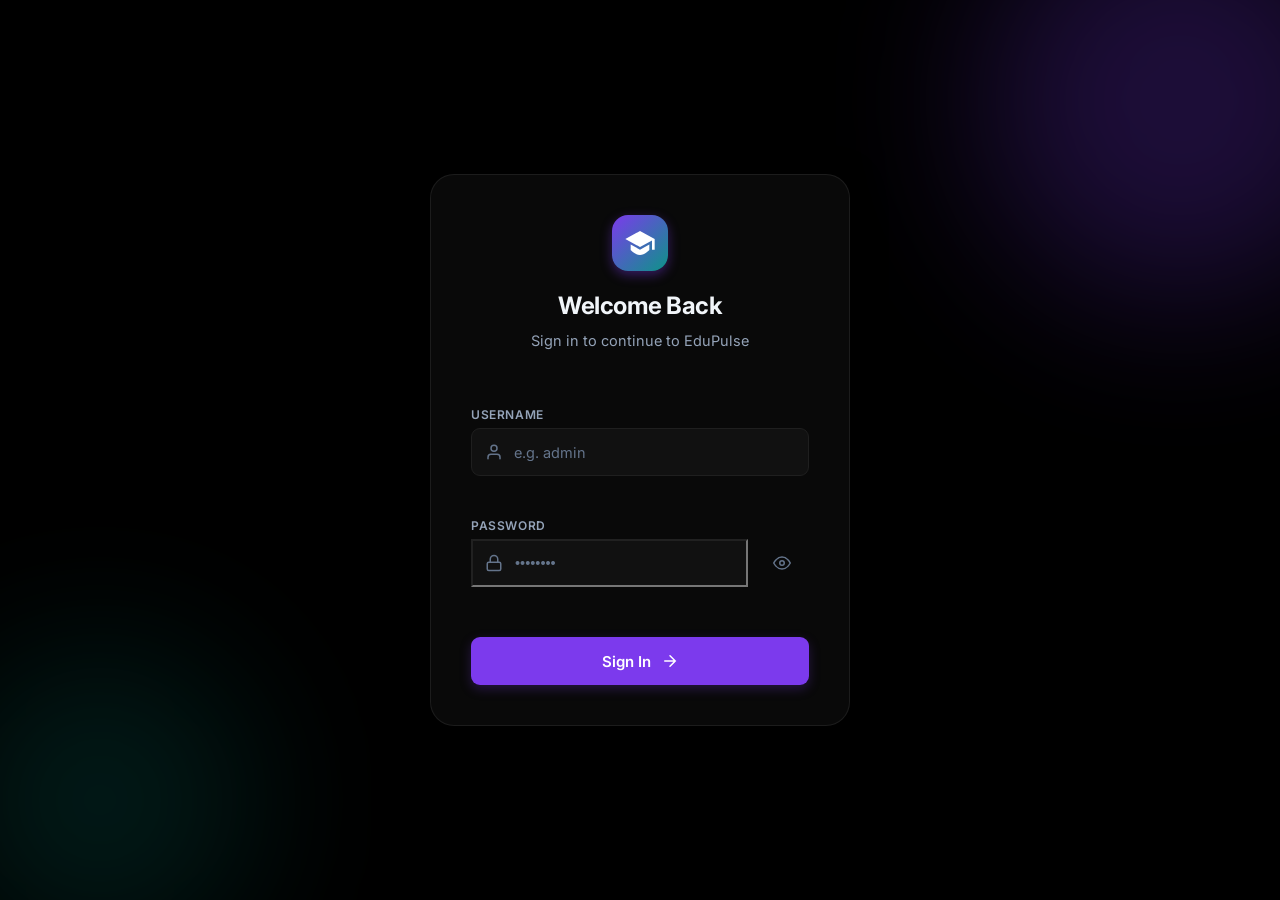
<file: login.html>
<!DOCTYPE html>
<html lang="en">
<head>
  <meta charset="UTF-8">
  <meta name="viewport" content="width=device-width, initial-scale=1.0">
  <title>EduPulse - Login</title>
  <link href="https://fonts.googleapis.com/css2?family=Inter:wght@400;500;600;700;800&display=swap" rel="stylesheet">
  <link rel="stylesheet" href="style.css">
  <link rel="stylesheet" href="login.css">
</head>
<body data-theme="dark">
  <div class="login-wrapper">
    <!-- Decorative background elements -->
    <div class="blob blob-1"></div>
    <div class="blob blob-2"></div>
    
    <div class="login-card glass-panel">
      <div class="login-header">
        <div class="login-logo">
          <svg viewBox="0 0 24 24" fill="none">
             <path d="M12 3L1 9L12 15L21 10.09V17H23V9L12 3Z" fill="currentColor"/>
             <path d="M5 13.18V17.18C5 17.18 8.5 21 12 21C15.5 21 19 17.18 19 17.18V13.18L12 17L5 13.18Z" fill="currentColor"/>
          </svg>
        </div>
        <h2>Welcome Back</h2>
        <p>Sign in to continue to EduPulse</p>
      </div>
      
      <form id="loginForm" class="login-form" novalidate>
        <div id="loginErr" class="err" style="text-align: center; font-size: 14px; margin-bottom: -10px;"></div>
        <div class="form-group">
          <label for="username">Username</label>
          <div class="input-with-icon">
            <svg class="input-icon" viewBox="0 0 24 24" fill="none"><path d="M20 21v-2a4 4 0 00-4-4H8a4 4 0 00-4 4v2M12 11a4 4 0 100-8 4 4 0 000 8z" stroke="currentColor" stroke-width="2" stroke-linecap="round"/></svg>
            <input type="text" id="username" placeholder="e.g. admin" required>
          </div>
          <span class="err" id="userErr"></span>
        </div>
        
        <div class="form-group">
          <label for="password">Password</label>
          <div class="input-with-icon">
            <svg class="input-icon" viewBox="0 0 24 24" fill="none"><rect x="3" y="11" width="18" height="11" rx="2" ry="2" stroke="currentColor" stroke-width="2"/><path d="M7 11V7a5 5 0 0110 0v4" stroke="currentColor" stroke-width="2" stroke-linecap="round"/></svg>
            <input type="password" id="password" placeholder="••••••••" required>
            <button type="button" id="togglePassword" class="btn-icon" aria-label="Toggle password visibility">
              <!-- Show eye icon initially -->
              <svg id="eyeIcon" viewBox="0 0 24 24" fill="none"><path d="M1 12s4-8 11-8 11 8 11 8-4 8-11 8-11-8-11-8z" stroke="currentColor" stroke-width="2" stroke-linecap="round"/><circle cx="12" cy="12" r="3" stroke="currentColor" stroke-width="2"/></svg>
            </button>
          </div>
          <span class="err" id="passErr"></span>
        </div>
        
        <button type="submit" class="btn-submit login-btn">
          Sign In
          <svg viewBox="0 0 24 24" fill="none"><path d="M5 12h14M12 5l7 7-7 7" stroke="currentColor" stroke-width="2" stroke-linecap="round"/></svg>
        </button>
      </form>
    </div>
  </div>

  <script src="login.js"></script>
</body>
</html>
</file>
<file: style.css>
/* ======================================================
   EduPulse — Student Management CSS
   Light mode default + Dark mode toggle
   ====================================================== */

/* ---- Tokens ---- */
:root {
  --sidebar-w: 190px;
  --accent:       #7c3aed;
  --accent-hover: #6d28d9;
  --accent-light: #ede9fe;
  --accent-text:  #5b21b6;

  --bg:        #f5f6fa;
  --bg-card:   #ffffff;
  --border:    #e5e7eb;
  --border2:   #f3f4f6;

  --text:      #111827;
  --text-sec:  #6b7280;
  --text-mute: #9ca3af;

  --teal:        #0d9488;
  --teal-light:  #ccfbf1;
  --blue:        #2563eb;
  --blue-light:  #dbeafe;
  --blue2:       #0891b2;
  --blue2-light: #cffafe;
  --orange:      #d97706;
  --orange-light:#fef3c7;

  --success:     #059669;
  --danger:      #dc2626;
  --danger-bg:   #fee2e2;

  --radius:    12px;
  --radius-lg: 18px;
  --shadow:    0 1px 4px rgba(0,0,0,0.06), 0 4px 16px rgba(0,0,0,0.05);
  --shadow-sm: 0 1px 3px rgba(0,0,0,0.08);
  --trans: 0.2s ease;
}

/* Dark Mode */
[data-theme="dark"] {
  --bg:       #000000;   /* Pitch Black */
  --bg-card:  #0d0d0d;   /* Near-black cards */
  --border:   #1f1f1f;   /* Dark borders */
  --border2:  #141414;

  --text:     #f1f5f9;
  --text-sec: #94a3b8;
  --text-mute:#64748b;

  --accent-light: rgba(124,58,237,0.18);
  --teal-light:   rgba(13,148,136,0.15);
  --blue-light:   rgba(37,99,235,0.15);
  --blue2-light:  rgba(8,145,178,0.15);
  --orange-light: rgba(217,119,6,0.15);
  --danger-bg:    rgba(220,38,38,0.15);

  --shadow:    0 2px 12px rgba(0,0,0,0.3);
  --shadow-sm: 0 1px 4px rgba(0,0,0,0.3);
}

/* ---- Reset ---- */
*, *::before, *::after { box-sizing: border-box; margin:0; padding:0; }
html { scroll-behavior:smooth; }
body {
  font-family: 'Inter', sans-serif;
  background: var(--bg);
  color: var(--text);
  display: flex;
  min-height: 100vh;
  transition: background var(--trans), color var(--trans);
}

/* ======================================================
   SIDEBAR
   ====================================================== */
.sidebar {
  position: fixed;
  top: 0; left: 0; bottom: 0;
  width: var(--sidebar-w);
  background: var(--bg-card);
  border-right: 1px solid var(--border);
  display: flex;
  flex-direction: column;
  z-index: 200;
  transition: background var(--trans), border-color var(--trans);
}

.sidebar-logo {
  display: flex;
  align-items: center;
  gap: 10px;
  padding: 24px 20px 20px;
  border-bottom: 1px solid var(--border2);
}
.logo-icon {
  width: 36px; height: 36px;
  background: var(--accent);
  border-radius: 10px;
  display: grid; place-items: center;
  color: #fff;
  flex-shrink: 0;
}
.logo-icon svg { width: 18px; height: 18px; }
.logo-name {
  font-size: 17px;
  font-weight: 800;
  color: var(--text);
  letter-spacing: -0.3px;
}

.sidebar-nav {
  padding: 16px 12px;
  flex: 1;
  display: flex;
  flex-direction: column;
  gap: 4px;
}
.nav-item {
  display: flex;
  align-items: center;
  gap: 10px;
  padding: 10px 12px;
  border-radius: 10px;
  font-size: 14px;
  font-weight: 500;
  color: var(--text-sec);
  text-decoration: none;
  transition: all var(--trans);
  cursor: pointer;
}
.nav-item svg { width: 18px; height: 18px; flex-shrink: 0; }
.nav-item:hover  { background: var(--bg); color: var(--text); }
.nav-item.active {
  background: var(--accent);
  color: #fff;
  font-weight: 600;
  box-shadow: 0 4px 14px rgba(124,58,237,0.3);
}
.nav-item.active svg rect,
.nav-item.active svg { opacity: 1 !important; }

/* Deleted Items nav item */
.nav-item-danger { color: var(--danger) !important; }
.nav-item-danger:hover { background: var(--danger-bg) !important; color: var(--danger) !important; }
.nav-item-danger.active {
  background: var(--danger) !important;
  color: #fff !important;
  box-shadow: 0 4px 14px rgba(220,38,38,0.3) !important;
}

/* Badge counter on nav item */
.nav-badge {
  margin-left: auto;
  background: var(--danger);
  color: #fff;
  font-size: 10px;
  font-weight: 700;
  padding: 2px 7px;
  border-radius: 100px;
  min-width: 20px;
  text-align: center;
  line-height: 1.6;
}

/* Empty Trash button */
.btn-empty-trash {
  display: inline-flex;
  align-items: center;
  gap: 8px;
  padding: 10px 20px;
  background: var(--danger-bg);
  color: var(--danger);
  border: 1.5px solid rgba(220,38,38,0.35);
  border-radius: 10px;
  font-family: 'Inter', sans-serif;
  font-size: 13.5px;
  font-weight: 600;
  cursor: pointer;
  transition: all var(--trans);
  white-space: nowrap;
}
.btn-empty-trash svg { width: 15px; height: 15px; }
.btn-empty-trash:hover { background: var(--danger); color: #fff; transform: translateY(-1px); box-shadow: 0 4px 14px rgba(220,38,38,0.3); }

/* Restore + Permanent Delete action buttons */
.btn-restore {
  background: rgba(5,150,105,0.12);
  color: #059669;
  border-color: rgba(5,150,105,0.3);
}
.btn-restore:hover {
  background: rgba(5,150,105,0.25);
  border-color: #059669;
  box-shadow: 0 0 10px rgba(5,150,105,0.2);
  transform: translateY(-1px);
}
.btn-perm-delete {
  background: var(--danger-bg);
  color: var(--danger);
  border-color: rgba(220,38,38,0.3);
}
.btn-perm-delete:hover {
  background: var(--danger);
  color: #fff;
  box-shadow: 0 0 10px rgba(220,38,38,0.3);
  transform: translateY(-1px);
}

/* Deleted-on date cell */
.deleted-date {
  font-size: 11.5px;
  color: var(--text-mute);
  white-space: nowrap;
}


.sidebar-footer {
  padding: 16px 12px 20px;
  border-top: 1px solid var(--border2);
}
.dark-mode-toggle {
  display: flex;
  align-items: center;
  gap: 10px;
  width: 100%;
  padding: 10px 12px;
  border-radius: 10px;
  border: none;
  background: transparent;
  font-family: 'Inter', sans-serif;
  font-size: 14px;
  font-weight: 500;
  color: var(--text-sec);
  cursor: pointer;
  transition: all var(--trans);
}
.dark-mode-toggle svg { width: 17px; height: 17px; }
.dark-mode-toggle:hover { background: var(--bg); color: var(--text); }

/* ======================================================
   MAIN WRAPPER
   ====================================================== */
.main-wrapper {
  margin-left: var(--sidebar-w);
  flex: 1;
  padding: 32px 36px 60px;
  min-width: 0;
}

/* ---- Top Bar ---- */
.topbar {
  display: flex;
  align-items: flex-start;
  justify-content: space-between;
  gap: 16px;
  margin-bottom: 28px;
  flex-wrap: wrap;
}
.topbar-title h1 {
  font-size: 26px;
  font-weight: 800;
  color: var(--text);
  letter-spacing: -0.5px;
  line-height: 1.2;
}
.topbar-title p {
  font-size: 13.5px;
  color: var(--text-sec);
  margin-top: 4px;
}
.btn-add-new {
  display: inline-flex;
  align-items: center;
  gap: 8px;
  padding: 11px 22px;
  background: var(--accent);
  color: #fff;
  border: none;
  border-radius: 10px;
  font-family: 'Inter', sans-serif;
  font-size: 14px;
  font-weight: 600;
  cursor: pointer;
  box-shadow: 0 4px 14px rgba(124,58,237,0.35);
  transition: all var(--trans);
  white-space: nowrap;
}
.btn-add-new svg { width: 16px; height: 16px; }
.btn-add-new:hover {
  background: var(--accent-hover);
  box-shadow: 0 6px 20px rgba(124,58,237,0.45);
  transform: translateY(-1px);
}

/* ======================================================
   STAT CARDS
   ====================================================== */
.stats-grid {
  display: grid;
  grid-template-columns: repeat(auto-fill, minmax(200px, 1fr));
  gap: 16px;
  margin-bottom: 24px;
}
.stat-card {
  background: var(--bg-card);
  border: 1px solid var(--border);
  border-radius: var(--radius-lg);
  padding: 22px 20px;
  display: flex;
  align-items: flex-start;
  gap: 16px;
  box-shadow: var(--shadow);
  transition: box-shadow var(--trans), transform var(--trans);
}
.stat-card:hover {
  box-shadow: 0 8px 24px rgba(0,0,0,0.1);
  transform: translateY(-2px);
}
.stat-icon {
  width: 46px; height: 46px;
  border-radius: 12px;
  display: grid; place-items: center;
  flex-shrink: 0;
}
.stat-icon svg { width: 22px; height: 22px; }
.icon-blue  { background: var(--blue-light);  color: var(--blue);  }
.icon-teal  { background: var(--teal-light);  color: var(--teal);  }
.icon-blue2 { background: var(--blue2-light); color: var(--blue2); }
.icon-orange{ background: var(--orange-light);color: var(--orange);}

.stat-info { display: flex; flex-direction: column; }
.stat-label {
  font-size: 10.5px;
  font-weight: 700;
  letter-spacing: 0.8px;
  color: var(--text-mute);
  text-transform: uppercase;
  margin-bottom: 4px;
}
.stat-value {
  font-size: 26px;
  font-weight: 800;
  color: var(--text);
  letter-spacing: -0.5px;
  line-height: 1.1;
  margin-bottom: 6px;
}
.stat-sub {
  display: flex;
  align-items: center;
  gap: 4px;
  font-size: 12px;
  font-weight: 500;
}
.stat-sub.green  { color: var(--success); }
.stat-sub.muted  { color: var(--text-mute); }
.stat-sub.purple { color: var(--accent); }
.stat-sub svg    { flex-shrink: 0; }

/* ======================================================
   FILTER BAR
   ====================================================== */
.filter-bar {
  background: var(--bg-card);
  border: 1px solid var(--border);
  border-radius: var(--radius-lg);
  padding: 16px 20px;
  display: flex;
  align-items: center;
  gap: 12px;
  flex-wrap: wrap;
  margin-bottom: 20px;
  box-shadow: var(--shadow-sm);
}
.search-wrap {
  position: relative;
  flex: 1;
  min-width: 220px;
}
.search-wrap svg {
  position: absolute;
  left: 12px; top: 50%;
  transform: translateY(-50%);
  width: 16px; height: 16px;
  color: var(--text-mute);
  pointer-events: none;
}
.search-wrap input {
  width: 100%;
  padding: 10px 14px 10px 38px;
  border: 1.5px solid var(--border);
  border-radius: 9px;
  font-family: 'Inter', sans-serif;
  font-size: 13.5px;
  color: var(--text);
  background: var(--bg);
  outline: none;
  transition: border-color var(--trans);
}
.search-wrap input::placeholder { color: var(--text-mute); }
.search-wrap input:focus { border-color: var(--accent); }

.filter-selects {
  display: flex;
  align-items: center;
  gap: 10px;
  flex-wrap: wrap;
}
.select-group {
  position: relative;
  display: flex;
  align-items: center;
}
.select-group select {
  appearance: none;
  -webkit-appearance: none;
  padding: 9px 32px 9px 12px;
  border: 1.5px solid var(--border);
  border-radius: 9px;
  font-family: 'Inter', sans-serif;
  font-size: 13px;
  font-weight: 500;
  color: var(--text);
  background: var(--bg);
  outline: none;
  cursor: pointer;
  transition: border-color var(--trans);
}
.select-group select:focus { border-color: var(--accent); }
.select-group select option { background: var(--bg-card); }
.chevron {
  position: absolute;
  right: 9px;
  width: 14px; height: 14px;
  color: var(--text-mute);
  pointer-events: none;
}
.refresh-btn {
  width: 38px; height: 38px;
  border: 1.5px solid var(--border);
  border-radius: 9px;
  background: var(--bg);
  color: var(--text-sec);
  cursor: pointer;
  display: grid; place-items: center;
  flex-shrink: 0;
  transition: all var(--trans);
}
.refresh-btn svg { width: 15px; height: 15px; }
.refresh-btn:hover { border-color: var(--accent); color: var(--accent); }

/* ======================================================
   TABLE CARD
   ====================================================== */
.table-card {
  background: var(--bg-card);
  border: 1px solid var(--border);
  border-radius: var(--radius-lg);
  box-shadow: var(--shadow);
  overflow: hidden;
}
.table-scroll { overflow-x: auto; }

table { width: 100%; border-collapse: collapse; font-size: 13.5px; }
thead { background: var(--bg); }
thead th {
  padding: 13px 16px;
  text-align: left;
  font-size: 11px;
  font-weight: 700;
  letter-spacing: 0.7px;
  text-transform: uppercase;
  color: var(--text-mute);
  border-bottom: 1px solid var(--border);
  white-space: nowrap;
}
tbody tr {
  border-bottom: 1px solid var(--border2);
  transition: background var(--trans);
  animation: rowIn 0.25s ease both;
}
tbody tr:last-child { border-bottom: none; }
tbody tr:hover { background: var(--accent-light); }

@keyframes rowIn {
  from { opacity:0; transform:translateY(5px); }
  to   { opacity:1; transform:translateY(0); }
}

td {
  padding: 13px 16px;
  color: var(--text-sec);
  vertical-align: middle;
}
td:first-child { color: var(--text-mute); font-size: 12px; font-weight:600; }

/* Student Cell */
.student-cell { display:flex; align-items:center; gap:11px; }
.avatar {
  width: 36px; height: 36px;
  border-radius: 9px;
  display: grid; place-items: center;
  font-size: 13px; font-weight: 700;
  color: #fff; flex-shrink: 0;
}
.s-name  { font-weight:600; color:var(--text); font-size:13.5px; }
.s-email { font-size:11.5px; color:var(--text-mute); }

/* GPA */
.gpa-badge {
  display: inline-block;
  padding: 3px 10px;
  border-radius: 100px;
  font-size: 12.5px;
  font-weight: 700;
}
.gpa-high { background:#d1fae5; color:#065f46; }
.gpa-mid  { background:#fef3c7; color:#92400e; }
.gpa-low  { background:#fee2e2; color:#991b1b; }
[data-theme="dark"] .gpa-high { background:rgba(16,185,129,0.15); color:#34d399; }
[data-theme="dark"] .gpa-mid  { background:rgba(245,158,11,0.15);  color:#fbbf24; }
[data-theme="dark"] .gpa-low  { background:rgba(239,68,68,0.15);   color:#f87171; }

/* Status */
.status-badge {
  display:inline-flex; align-items:center; gap:5px;
  padding:4px 11px; border-radius:100px;
  font-size:11.5px; font-weight:600; white-space:nowrap;
}
.status-badge::before { content:''; width:6px; height:6px; border-radius:50%; }
.status-active     { background:#d1fae5; color:#065f46; }
.status-active::before     { background:#059669; }
.status-inactive   { background:#f3f4f6; color:#6b7280; }
.status-inactive::before   { background:#9ca3af; }
.status-graduated  { background:#ede9fe; color:#5b21b6; }
.status-graduated::before  { background:#7c3aed; }
.status-suspended  { background:#fee2e2; color:#991b1b; }
.status-suspended::before  { background:#dc2626; }
[data-theme="dark"] .status-active    { background:rgba(5,150,105,0.15); color:#34d399; }
[data-theme="dark"] .status-inactive  { background:rgba(156,163,175,0.12); color:#9ca3af; }
[data-theme="dark"] .status-graduated { background:rgba(124,58,237,0.15); color:#a78bfa; }
[data-theme="dark"] .status-suspended { background:rgba(220,38,38,0.15);  color:#f87171; }

/* Action Buttons */
.action-btns {
  display: flex;
  gap: 6px;
  justify-content: flex-end;
  flex-wrap: wrap;
}
.action-label-btn {
  display: inline-flex;
  align-items: center;
  gap: 5px;
  padding: 6px 12px;
  border-radius: 7px;
  font-family: 'Inter', sans-serif;
  font-size: 12px;
  font-weight: 600;
  cursor: pointer;
  border: 1.5px solid transparent;
  transition: all var(--trans);
  white-space: nowrap;
}
.action-label-btn svg { width: 12px; height: 12px; }

.btn-update {
  background: var(--accent-light);
  color: var(--accent-text);
  border-color: #c4b5fd;
}
.btn-update:hover { background: #ddd6fe; border-color: var(--accent); }

.btn-display {
  background: var(--blue2-light);
  color: var(--blue2);
  border-color: #a5f3fc;
}
.btn-display:hover { background: #a5f3fc; border-color: var(--blue2); }

.btn-delete {
  background: var(--danger-bg);
  color: var(--danger);
  border-color: #fca5a5;
}
.btn-delete:hover { background: #fecaca; border-color: var(--danger); }

/* Dashboard Widgets */
.dashboard-widgets {
  display: grid;
  grid-template-columns: 1fr;
  gap: 24px;
}
.widget-card {
  background: var(--card-bg);
  border: 1px solid var(--card-border);
  border-radius: 20px;
  padding: 24px;
  box-shadow: 0 4px 6px -1px var(--shadow), 0 2px 4px -2px var(--shadow);
  backdrop-filter: blur(12px);
  -webkit-backdrop-filter: blur(12px);
}
.widget-header {
  margin-bottom: 20px;
  padding-bottom: 12px;
  border-bottom: 1px solid var(--border);
}
.widget-header h3 {
  font-size: 18px;
  font-weight: 700;
  color: var(--text-main);
  margin: 0;
}
.activity-feed {
  display: flex;
  flex-direction: column;
  gap: 16px;
  max-height: 350px;
  overflow-y: auto;
}
.activity-item {
  display: flex;
  align-items: flex-start;
  gap: 16px;
}
.activity-icon {
  width: 40px;
  height: 40px;
  border-radius: 12px;
  display: flex;
  align-items: center;
  justify-content: center;
  background: var(--surface-bg);
  color: var(--text-muted);
  flex-shrink: 0;
}
.activity-icon svg { width: 20px; height: 20px; }
.activity-content { flex: 1; }
.activity-content p {
  margin: 0 0 4px 0;
  font-size: 14px;
  color: var(--text-main);
}
.activity-content p strong { font-weight: 600; }
.activity-time {
  font-size: 12px;
  color: var(--text-muted);
}
.activity-icon.added { background: rgba(16, 185, 129, 0.1); color: #10b981; }
.activity-icon.updated { background: rgba(139, 92, 246, 0.1); color: #8b5cf6; }
.activity-icon.deleted { background: rgba(239, 68, 68, 0.1); color: #ef4444; }

/* Empty state */
.empty-state {
  display: none;
  flex-direction: column;
  align-items: center;
  padding: 64px 24px;
  text-align: center;
}
.empty-state.visible { display: flex; }
.empty-icon {
  width: 64px; height: 64px;
  border-radius: 16px;
  background: var(--accent-light);
  display: grid; place-items: center;
  color: var(--accent);
  margin-bottom: 16px;
}
.empty-icon svg { width: 30px; height: 30px; }
.empty-state h3 { font-size: 17px; font-weight: 700; color: var(--text); margin-bottom: 6px; }
.empty-state p  { font-size: 13px; color: var(--text-mute); }

/* ======================================================
   PAGINATION
   ====================================================== */
.pagination-row {
  display: flex; align-items: center;
  justify-content: space-between;
  padding: 14px 20px;
  border-top: 1px solid var(--border2);
  flex-wrap: wrap; gap: 10px;
}
.page-info { font-size: 13px; color: var(--text-mute); }
.page-btns { display: flex; align-items: center; gap: 5px; }
.page-btn {
  width: 32px; height: 32px;
  border: 1.5px solid var(--border);
  border-radius: 7px;
  background: transparent;
  color: var(--text-sec);
  cursor: pointer;
  display: grid; place-items: center;
  transition: all var(--trans);
}
.page-btn svg { width: 15px; height: 15px; }
.page-btn:hover:not(:disabled) { border-color: var(--accent); color: var(--accent); }
.page-btn:disabled { opacity:.35; cursor:not-allowed; }
#pageNumbers { display: flex; gap: 4px; }
.page-num {
  width: 32px; height: 32px;
  border: 1.5px solid var(--border);
  border-radius: 7px;
  background: transparent;
  font-family: 'Inter', sans-serif;
  font-size: 12.5px;
  font-weight: 600;
  color: var(--text-sec);
  cursor: pointer;
  display: grid; place-items: center;
  transition: all var(--trans);
}
.page-num.active { background: var(--accent); color:#fff; border-color:var(--accent); }
.page-num:hover:not(.active) { border-color: var(--accent); color: var(--accent); }

/* ======================================================
   MODALS
   ====================================================== */
.modal-overlay {
  position: fixed; inset: 0;
  background: rgba(0,0,0,0.45);
  backdrop-filter: blur(6px);
  z-index: 500;
  display: grid; place-items: center;
  opacity: 0; pointer-events: none;
  transition: opacity 0.25s;
  padding: 20px;
}
.modal-overlay.open { opacity:1; pointer-events:all; }

.modal-panel {
  background: var(--bg-card);
  border: 1px solid var(--border);
  border-radius: 20px;
  padding: 32px;
  width: 100%; max-width: 640px;
  box-shadow: 0 24px 60px rgba(0,0,0,0.18);
  transform: scale(0.93) translateY(12px);
  transition: transform 0.3s cubic-bezier(0.34,1.56,0.64,1);
  position: relative;
  max-height: 90vh;
  overflow-y: auto;
}
.modal-overlay.open .modal-panel { transform: scale(1) translateY(0); }

.modal-header {
  display: flex; align-items: flex-start;
  justify-content: space-between;
  gap: 16px; margin-bottom: 24px;
}
.modal-header h2 { font-size: 20px; font-weight: 700; color: var(--text); }
.modal-header p  { font-size: 13px; color: var(--text-sec); margin-top: 3px; }
.modal-close {
  width: 34px; height: 34px;
  border: 1.5px solid var(--border);
  border-radius: 9px;
  background: transparent;
  color: var(--text-mute);
  cursor: pointer;
  display: grid; place-items: center;
  flex-shrink: 0;
  transition: all var(--trans);
}
.modal-close:hover { background: var(--bg); color: var(--text); }
.modal-close svg { width: 15px; height: 15px; }

/* Form */
.form-grid {
  display: grid;
  grid-template-columns: 1fr 1fr;
  gap: 16px;
  margin-bottom: 8px;
}
.form-group { display: flex; flex-direction: column; gap: 6px; }
label {
  font-size: 12px;
  font-weight: 600;
  color: var(--text-sec);
  text-transform: uppercase;
  letter-spacing: 0.6px;
}
input[type="text"],
input[type="email"],
input[type="tel"],
input[type="number"] {
  padding: 10px 14px;
  border: 1.5px solid var(--border);
  border-radius: 9px;
  font-family: 'Inter', sans-serif;
  font-size: 13.5px;
  color: var(--text);
  background: var(--bg);
  outline: none;
  transition: border-color var(--trans);
  width: 100%;
}
input::placeholder { color: var(--text-mute); }
input:focus { border-color: var(--accent); }
input.invalid { border-color: var(--danger) !important; }

/* Textarea (Address field) */
.form-textarea {
  width: 100%;
  padding: 10px 14px;
  border: 1.5px solid var(--border);
  border-radius: 9px;
  font-family: 'Inter', sans-serif;
  font-size: 13.5px;
  color: var(--text);
  background: var(--bg);
  outline: none;
  resize: vertical;
  min-height: 80px;
  transition: border-color var(--trans);
  line-height: 1.5;
}
.form-textarea::placeholder { color: var(--text-mute); }
.form-textarea:focus { border-color: var(--accent); }


.select-wrap {
  position: relative;
}
.select-wrap select {
  width: 100%;
  appearance: none; -webkit-appearance: none;
  padding: 10px 32px 10px 14px;
  border: 1.5px solid var(--border);
  border-radius: 9px;
  font-family: 'Inter', sans-serif;
  font-size: 13.5px;
  color: var(--text);
  background: var(--bg);
  outline: none;
  cursor: pointer;
  transition: border-color var(--trans);
}
.select-wrap select:focus { border-color: var(--accent); }
.select-wrap select.invalid { border-color: var(--danger) !important; }
.select-wrap select option { background: var(--bg-card); }
.select-wrap svg {
  position: absolute;
  right: 10px; top: 50%;
  transform: translateY(-50%);
  width: 15px; height: 15px;
  color: var(--text-mute);
  pointer-events: none;
}
.err { font-size: 11.5px; color: var(--danger); min-height: 16px; }

/* Full-width form group (spans both columns) */
.form-group-full { grid-column: 1 / -1; }

/* ---- Gender Radio Buttons ---- */
.radio-group {
  display: flex;
  gap: 10px;
  flex-wrap: wrap;
  margin-top: 6px;
}
.radio-option {
  display: flex;
  align-items: center;
  cursor: pointer;
  flex: 1;
  min-width: 100px;
}
.radio-option input[type="radio"] {
  position: absolute;
  opacity: 0;
  width: 0; height: 0;
  pointer-events: none;
}
.radio-label {
  display: flex;
  align-items: center;
  gap: 8px;
  width: 100%;
  padding: 10px 16px;
  border: 1.5px solid var(--border);
  border-radius: 10px;
  font-size: 13.5px;
  font-weight: 600;
  color: var(--text-sec);
  background: var(--bg);
  transition: all var(--trans);
  user-select: none;
  cursor: pointer;
}
.radio-label svg {
  width: 16px; height: 16px;
  flex-shrink: 0;
  color: var(--text-mute);
  transition: color var(--trans);
}
.radio-option:hover .radio-label {
  border-color: var(--accent);
  color: var(--accent);
  background: var(--accent-light);
}
.radio-option:hover .radio-label svg { color: var(--accent); }

/* Checked state */
.radio-option input[type="radio"]:checked + .radio-custom + .radio-label,
.radio-option input[type="radio"]:checked ~ .radio-label {
  border-color: var(--accent);
  background: var(--accent);
  color: #fff;
  box-shadow: 0 4px 14px rgba(124,58,237,0.35);
}
.radio-option input[type="radio"]:checked ~ .radio-label svg { color: #fff; }
.radio-custom { display: none; }


.modal-footer {
  display: flex; align-items: center;
  justify-content: flex-end;
  gap: 10px;
  padding-top: 20px;
  border-top: 1px solid var(--border2);
}
.btn-cancel {
  padding: 10px 20px;
  border: 1.5px solid var(--border);
  border-radius: 9px;
  background: transparent;
  font-family: 'Inter', sans-serif;
  font-size: 13.5px;
  font-weight: 600;
  color: var(--text-sec);
  cursor: pointer;
  transition: all var(--trans);
}
.btn-cancel:hover { background: var(--bg); color: var(--text); }
.btn-submit {
  display: inline-flex; align-items: center; gap: 7px;
  padding: 10px 22px;
  border: none;
  border-radius: 9px;
  background: var(--accent);
  color: #fff;
  font-family: 'Inter', sans-serif;
  font-size: 13.5px;
  font-weight: 600;
  cursor: pointer;
  box-shadow: 0 4px 14px rgba(124,58,237,0.3);
  transition: all var(--trans);
}
.btn-submit svg { width: 14px; height: 14px; }
.btn-submit:hover { background: var(--accent-hover); transform: translateY(-1px); }

/* Delete panel */
.delete-panel {
  max-width: 400px;
  text-align: center;
}
.delete-icon {
  width: 60px; height: 60px;
  border-radius: 16px;
  background: var(--danger-bg);
  color: var(--danger);
  display: grid; place-items: center;
  margin: 0 auto 16px;
}
.delete-icon svg { width: 26px; height: 26px; }
.delete-panel h3 { font-size: 20px; font-weight: 700; margin-bottom: 8px; }
.delete-panel p  { font-size: 13.5px; color: var(--text-sec); }
.btn-delete-confirm {
  padding: 10px 22px;
  border: none;
  border-radius: 9px;
  background: var(--danger);
  color: #fff;
  font-family: 'Inter', sans-serif;
  font-size: 13.5px;
  font-weight: 600;
  cursor: pointer;
  box-shadow: 0 4px 14px rgba(220,38,38,0.3);
  transition: all var(--trans);
}
.btn-delete-confirm:hover { background: #b91c1c; transform: translateY(-1px); }

/* ---- Permanent Delete Modal ---- */
.perm-delete-panel {
  max-width: 440px;
  text-align: center;
  border: 1.5px solid rgba(220,38,38,0.35) !important;
}
.perm-delete-icon {
  width: 64px; height: 64px;
  border-radius: 18px;
  background: linear-gradient(135deg, #fef3c7, #fee2e2);
  color: #b45309;
  display: grid; place-items: center;
  margin: 0 auto 14px;
  box-shadow: 0 4px 16px rgba(245,158,11,0.25);
}
[data-theme="dark"] .perm-delete-icon { background: rgba(245,158,11,0.15); color: #fbbf24; }
.perm-delete-icon svg { width: 28px; height: 28px; }

.perm-delete-badge {
  display: inline-block;
  background: rgba(245,158,11,0.15);
  color: #b45309;
  border: 1px solid rgba(245,158,11,0.3);
  border-radius: 100px;
  font-size: 11px;
  font-weight: 700;
  padding: 3px 12px;
  letter-spacing: 0.5px;
  margin-bottom: 12px;
}
[data-theme="dark"] .perm-delete-badge { color: #fbbf24; border-color: rgba(251,191,36,0.3); background: rgba(251,191,36,0.1); }

.perm-delete-panel h3 {
  font-size: 21px; font-weight: 800;
  color: var(--danger); margin-bottom: 8px;
}
.perm-delete-panel > p {
  font-size: 13.5px; color: var(--text-sec);
  margin-bottom: 20px; line-height: 1.6;
}
.perm-delete-panel strong { color: var(--text); }

/* Name-confirmation input box */
.perm-confirm-box {
  background: var(--bg);
  border: 1.5px solid var(--border);
  border-radius: 10px;
  padding: 16px;
  text-align: left;
  margin-bottom: 4px;
}
.perm-confirm-box span {
  display: block;
  font-size: 12.5px;
  color: var(--text-sec);
  margin-bottom: 10px;
}
.perm-confirm-box strong {
  color: var(--danger);
  font-weight: 700;
}
.perm-confirm-box input {
  width: 100%;
  padding: 10px 14px;
  border: 1.5px solid var(--border);
  border-radius: 8px;
  font-family: 'Inter', sans-serif;
  font-size: 13.5px;
  color: var(--text);
  background: var(--bg-card);
  outline: none;
  transition: border-color var(--trans);
  margin-bottom: 4px;
}
.perm-confirm-box input:focus { border-color: var(--danger); }
.perm-confirm-box input.match  { border-color: #059669; }

/* Permanent delete confirm button */
.btn-perm-confirm {
  display: inline-flex; align-items: center; gap: 7px;
  padding: 10px 22px;
  border: none;
  border-radius: 9px;
  background: var(--danger);
  color: #fff;
  font-family: 'Inter', sans-serif;
  font-size: 13.5px; font-weight: 700;
  cursor: pointer;
  box-shadow: 0 4px 14px rgba(220,38,38,0.35);
  transition: all var(--trans);
  letter-spacing: 0.2px;
}
.btn-perm-confirm svg { width: 14px; height: 14px; }
.btn-perm-confirm:hover:not(:disabled) { background: #b91c1c; transform: translateY(-1px); box-shadow: 0 6px 20px rgba(220,38,38,0.5); }
.btn-perm-confirm:disabled {
  background: var(--border);
  color: var(--text-mute);
  cursor: not-allowed;
  box-shadow: none;
  transform: none;
}

/* Shake animation for wrong input */
@keyframes shake {
  0%,100% { transform: translateX(0); }
  20%,60%  { transform: translateX(-6px); }
  40%,80%  { transform: translateX(6px); }
}
.shake { animation: shake 0.35s ease; }


.display-panel { max-width: 500px; }
.display-avatar {
  width: 72px; height: 72px;
  border-radius: 18px;
  display: grid; place-items: center;
  font-size: 26px; font-weight: 800; color: #fff;
  margin: 0 auto 14px;
  box-shadow: 0 8px 20px rgba(0,0,0,0.15);
}
.display-name { font-size: 20px; font-weight: 700; text-align: center; color: var(--text); margin-bottom: 3px; }
.display-id   { font-size: 12px; color: var(--text-mute); text-align: center; margin-bottom: 22px; font-family: monospace; }
.display-grid { display: grid; grid-template-columns: 1fr 1fr; gap: 10px; margin-bottom: 4px; }
.display-item {
  background: var(--bg);
  border: 1.5px solid var(--border);
  border-radius: 10px;
  padding: 12px 14px;
}
.display-label {
  display: block;
  font-size: 10px; font-weight: 700;
  text-transform: uppercase; letter-spacing: 0.7px;
  color: var(--text-mute); margin-bottom: 4px;
}
.display-value { font-size: 13px; font-weight: 500; color: var(--text); word-break: break-all; }

/* ======================================================
   TOAST
   ====================================================== */
.toast-container {
  position: fixed; bottom: 24px; right: 24px;
  z-index: 999; display: flex; flex-direction: column; gap: 8px;
}
.toast {
  display: flex; align-items: center; gap: 10px;
  padding: 13px 18px;
  background: var(--bg-card);
  border: 1.5px solid var(--border);
  border-radius: 12px;
  font-size: 13.5px; font-weight: 500; color: var(--text);
  box-shadow: 0 8px 24px rgba(0,0,0,0.12);
  min-width: 250px; max-width: 360px;
  transform: translateX(120px); opacity: 0;
  transition: transform 0.35s cubic-bezier(0.34,1.56,0.64,1), opacity 0.3s;
}
.toast.show { transform: translateX(0); opacity: 1; }
.toast-ico   { width: 18px; height: 18px; flex-shrink: 0; }
.toast.success { border-left: 3px solid var(--success); }
.toast.success .toast-ico { color: var(--success); }
.toast.error   { border-left: 3px solid var(--danger);  }
.toast.error   .toast-ico { color: var(--danger);  }
.toast.info    { border-left: 3px solid var(--accent);   }
.toast.info    .toast-ico { color: var(--accent);   }

/* ======================================================
   SCROLLBAR
   ====================================================== */
::-webkit-scrollbar { width: 5px; height: 5px; }
::-webkit-scrollbar-track { background: transparent; }
::-webkit-scrollbar-thumb { background: var(--border); border-radius: 99px; }

/* ======================================================
   PAGE SECTIONS — navigation switching
   ====================================================== */
.page-section          { display: none; animation: secIn 0.28s ease both; }
.page-section.active   { display: block; }
@keyframes secIn {
  from { opacity:0; transform:translateY(10px); }
  to   { opacity:1; transform:translateY(0); }
}

/* ======================================================
   INLINE FORM CARD (Add Student page)
   ====================================================== */
.inline-form-card {
  background: var(--bg-card);
  border: 1px solid var(--border);
  border-radius: var(--radius-lg);
  padding: 32px;
  box-shadow: var(--shadow);
}

/* ======================================================
   REPORTS SECTION
   ====================================================== */
.reports-grid {
  display: grid;
  grid-template-columns: repeat(auto-fill, minmax(300px, 1fr));
  gap: 20px;
}
.report-card {
  background: var(--bg-card);
  border: 1px solid var(--border);
  border-radius: var(--radius-lg);
  padding: 24px;
  box-shadow: var(--shadow);
}
.report-card h3 {
  font-size: 15px; font-weight: 700;
  color: var(--text); margin-bottom: 18px;
}
.report-row {
  display: flex; align-items: center;
  gap: 10px; margin-bottom: 12px;
}
.report-label {
  width: 120px; font-size: 12.5px;
  color: var(--text-sec); flex-shrink: 0;
  white-space: nowrap; overflow: hidden;
  text-overflow: ellipsis;
}
.report-bar-wrap {
  flex: 1; background: var(--border);
  border-radius: 99px; height: 8px; overflow: hidden;
}
.report-bar {
  height: 100%; border-radius: 99px;
  background: linear-gradient(90deg, var(--accent), #818cf8);
  transition: width 0.6s cubic-bezier(0.4,0,0.2,1);
}
.report-count {
  font-size: 12px; font-weight: 700;
  color: var(--text); min-width: 24px; text-align: right;
}

/* ======================================================
   ACHIEVEMENTS SECTION
   ====================================================== */
.achieve-grid {
  display: grid;
  grid-template-columns: repeat(auto-fill, minmax(240px, 1fr));
  gap: 18px;
}
.achieve-card {
  background: var(--bg-card);
  border: 1px solid var(--border);
  border-radius: var(--radius-lg);
  padding: 24px 20px;
  text-align: center;
  box-shadow: var(--shadow);
  transition: box-shadow var(--trans), transform var(--trans);
  position: relative;
  overflow: hidden;
}
.achieve-card::before {
  content: '';
  position: absolute;
  top: 0; left: 0; right: 0;
  height: 3px;
  background: linear-gradient(90deg, var(--accent), #06b6d4);
}
.achieve-card:hover { box-shadow: 0 8px 24px rgba(0,0,0,0.15); transform: translateY(-3px); }
.achieve-avatar {
  width: 60px; height: 60px;
  border-radius: 16px;
  display: grid; place-items: center;
  font-size: 22px; font-weight: 800;
  color: #fff; margin: 0 auto 12px;
  box-shadow: 0 6px 18px rgba(0,0,0,0.15);
}
.achieve-name  { font-size: 15px; font-weight: 700; color: var(--text); margin-bottom: 3px; }
.achieve-dept  { font-size: 12px; color: var(--text-mute); margin-bottom: 12px; }
.achieve-gpa   {
  display: inline-flex; align-items: center; gap: 5px;
  background: var(--accent-light); color: var(--accent);
  padding: 4px 14px; border-radius: 100px;
  font-size: 13px; font-weight: 700;
}
.achieve-rank {
  position: absolute; top: 14px; right: 14px;
  width: 26px; height: 26px;
  background: var(--accent); color: #fff;
  border-radius: 50%; font-size: 11px; font-weight: 700;
  display: grid; place-items: center;
}
.achieve-empty {
  grid-column: 1/-1; text-align: center;
  padding: 60px 24px; color: var(--text-mute); font-size: 14px;
}

/* ======================================================
   SETTINGS SECTION
   ====================================================== */
.settings-grid {
  display: grid;
  grid-template-columns: repeat(auto-fill, minmax(280px, 1fr));
  gap: 18px;
}
.settings-card {
  background: var(--bg-card);
  border: 1px solid var(--border);
  border-radius: var(--radius-lg);
  padding: 24px;
  box-shadow: var(--shadow);
}
.settings-card-header {
  display: flex; align-items: center;
  gap: 14px; margin-bottom: 18px;
}
.settings-icon {
  width: 44px; height: 44px;
  border-radius: 12px;
  display: grid; place-items: center;
  flex-shrink: 0;
}
.settings-icon svg { width: 20px; height: 20px; }
.settings-card-header h3 { font-size: 15px; font-weight: 700; color: var(--text); }
.settings-card-header p  { font-size: 12.5px; color: var(--text-mute); margin-top: 2px; }

.settings-toggle-row {
  display: flex; align-items: center;
  justify-content: space-between;
  font-size: 14px; font-weight: 500; color: var(--text-sec);
}
/* Toggle switch */
.theme-switch {
  width: 46px; height: 26px;
  border-radius: 100px;
  border: none;
  background: var(--accent);
  cursor: pointer;
  position: relative;
  transition: background var(--trans);
  padding: 0;
}
.theme-switch-knob {
  position: absolute;
  top: 3px; right: 3px;
  width: 20px; height: 20px;
  border-radius: 50%;
  background: #fff;
  transition: right var(--trans);
  box-shadow: 0 1px 3px rgba(0,0,0,0.3);
}
[data-theme="light"] .theme-switch-knob { right: auto; left: 3px; }
[data-theme="light"] .theme-switch { background: var(--border); }

.btn-danger-full {
  width: 100%;
  padding: 10px 18px;
  background: var(--danger-bg);
  color: var(--danger);
  border: 1.5px solid rgba(220,38,38,0.3);
  border-radius: 9px;
  font-family: 'Inter', sans-serif;
  font-size: 13.5px; font-weight: 600;
  cursor: pointer;
  transition: all var(--trans);
}
.btn-danger-full:hover { background: var(--danger); color: #fff; }
.about-text { font-size: 12.5px; color: var(--text-mute); line-height: 1.7; }

/* ======================================================
   RESPONSIVE
   ====================================================== */
@media (max-width: 900px) {
  .sidebar    { width: 60px; }
  .logo-name, .nav-item span, .dark-mode-toggle span { display: none; }
  .nav-item   { justify-content: center; padding: 10px; }
  .sidebar-logo { justify-content: center; padding: 20px 12px; }
  .dark-mode-toggle { justify-content: center; padding: 10px; }
  .main-wrapper { margin-left: 60px; padding: 20px 20px 40px; }
}
@media (max-width: 600px) {
  .form-grid  { grid-template-columns: 1fr; }
  .stats-grid { grid-template-columns: 1fr 1fr; }
  .filter-bar { flex-direction: column; align-items: stretch; }
  .filter-selects { flex-wrap: wrap; }
  .topbar { flex-direction: column; }
  .btn-add-new { width: 100%; justify-content: center; }
  .action-btns { flex-direction: column; align-items: flex-end; }
}

/* ================================================================
   PHOTO UPLOAD WIDGET
   ================================================================ */
.photo-upload-wrap {
  display: flex;
  align-items: center;
  gap: 20px;
  padding: 16px;
  background: var(--bg);
  border: 1.5px dashed var(--border);
  border-radius: 14px;
  margin-bottom: 20px;
  transition: border-color var(--trans);
}
.photo-upload-wrap:hover { border-color: var(--accent); }

.photo-preview-box {
  position: relative;
  width: 96px; height: 96px;
  border-radius: 16px;
  background: var(--bg-card);
  border: 2px solid var(--border);
  overflow: hidden;
  flex-shrink: 0;
  cursor: pointer;
  transition: border-color var(--trans);
}
.photo-preview-box:hover { border-color: var(--accent); }

.photo-placeholder {
  width: 100%; height: 100%;
  display: flex;
  flex-direction: column;
  align-items: center;
  justify-content: center;
  gap: 4px;
  color: var(--text-mute);
  text-align: center;
  padding: 8px;
}
.photo-placeholder svg  { width: 26px; height: 26px; opacity: 0.6; }
.photo-placeholder span { font-size: 10.5px; font-weight: 600; color: var(--text-sec); }
.photo-placeholder small{ font-size: 9px; color: var(--text-mute); }

#photoPreviewImg, #iPhotoPreviewImg {
  width: 100%; height: 100%;
  object-fit: cover;
  border-radius: 14px;
}

.photo-clear-btn {
  position: absolute;
  top: 4px; right: 4px;
  width: 22px; height: 22px;
  border-radius: 50%;
  background: rgba(220,38,38,0.85);
  color: #fff;
  border: none; cursor: pointer;
  display: flex; align-items: center; justify-content: center;
  transition: background var(--trans);
  z-index: 2;
}
.photo-clear-btn svg { width: 11px; height: 11px; }
.photo-clear-btn:hover { background: var(--danger); }

.photo-upload-actions { display: flex; flex-direction: column; gap: 8px; }

.photo-upload-label {
  display: inline-flex;
  align-items: center;
  gap: 7px;
  padding: 9px 18px;
  background: var(--accent-light);
  color: var(--accent);
  border: 1.5px solid rgba(124,58,237,0.25);
  border-radius: 9px;
  font-family: 'Inter', sans-serif;
  font-size: 13px;
  font-weight: 600;
  cursor: pointer;
  transition: all var(--trans);
  width: fit-content;
}
.photo-upload-label svg { width: 14px; height: 14px; }
.photo-upload-label:hover { background: var(--accent); color: #fff; }

.photo-hint {
  font-size: 11.5px;
  color: var(--text-mute);
  margin: 0;
}

/* Photo in avatar cell */
.avatar-photo {
  width: 100%; height: 100%;
  object-fit: cover;
  border-radius: 10px;
}

/* ================================================================
   PROFILE / STUDENT DETAILS MODAL
   ================================================================ */
.profile-panel {
  max-width: 700px !important;
  width: 96% !important;
  padding: 0 !important;
  overflow: hidden;
  max-height: 90vh;
  overflow-y: auto;
}

/* Remove old display-panel padding conflict */
.profile-panel .modal-close {
  position: absolute;
  top: 16px; right: 16px;
  z-index: 10;
  background: rgba(0,0,0,0.18);
  color: #fff;
  border: none;
  width: 34px; height: 34px;
  border-radius: 50%;
  display: grid; place-items: center;
  cursor: pointer;
  transition: background var(--trans);
}
.profile-panel .modal-close:hover { background: rgba(0,0,0,0.4); }
.profile-panel .modal-close svg { width: 16px; height: 16px; }

/* Hero banner */
.profile-hero {
  background: linear-gradient(135deg, #1a0533 0%, #2d1b6e 50%, #0f3460 100%);
  padding: 40px 32px 32px;
  display: flex;
  align-items: center;
  gap: 24px;
  position: relative;
}
[data-theme="light"] .profile-hero {
  background: linear-gradient(135deg, #4f46e5 0%, #7c3aed 50%, #2563eb 100%);
}

.profile-photo-outer {
  position: relative;
  flex-shrink: 0;
}
.profile-photo-avatar {
  width: 88px; height: 88px;
  border-radius: 22px;
  display: grid; place-items: center;
  font-size: 28px; font-weight: 800;
  color: #fff;
  border: 3px solid rgba(255,255,255,0.3);
  box-shadow: 0 8px 24px rgba(0,0,0,0.3);
  overflow: hidden;
}
.profile-photo-avatar img {
  width: 100%; height: 100%;
  object-fit: cover;
  border-radius: 18px;
}
.profile-status-ring {
  position: absolute;
  bottom: -4px; right: -4px;
  width: 20px; height: 20px;
  border-radius: 50%;
  border: 3px solid var(--bg-card);
}
.profile-status-ring.status-active    { background: #22c55e; }
.profile-status-ring.status-inactive  { background: #9ca3af; }
.profile-status-ring.status-graduated { background: #3b82f6; }
.profile-status-ring.status-suspended { background: #ef4444; }

.profile-hero-text { flex: 1; min-width: 0; }
.profile-hero-name {
  font-size: 24px; font-weight: 800;
  color: #fff;
  letter-spacing: -0.4px;
  margin-bottom: 4px;
  white-space: nowrap; overflow: hidden; text-overflow: ellipsis;
}
.profile-hero-id {
  font-size: 12.5px;
  color: rgba(255,255,255,0.65);
  font-family: 'Courier New', monospace;
  letter-spacing: 0.5px;
  margin-bottom: 10px;
}
.profile-hero-chips { display: flex; gap: 8px; flex-wrap: wrap; }
.profile-hero-chip {
  background: rgba(255,255,255,0.15);
  color: rgba(255,255,255,0.9);
  border: 1px solid rgba(255,255,255,0.2);
  border-radius: 100px;
  font-size: 11.5px;
  font-weight: 600;
  padding: 4px 12px;
  backdrop-filter: blur(4px);
}

/* GPA progress bar */
.profile-gpa-section {
  padding: 20px 32px 0;
}
.profile-gpa-label {
  display: flex;
  justify-content: space-between;
  align-items: center;
  font-size: 12.5px;
  font-weight: 600;
  color: var(--text-sec);
  margin-bottom: 8px;
}
.profile-gpa-track {
  height: 8px;
  background: var(--border);
  border-radius: 100px;
  overflow: hidden;
  margin-bottom: 20px;
}
.profile-gpa-fill {
  height: 100%;
  border-radius: 100px;
  transition: width 0.8s cubic-bezier(0.16,1,0.3,1);
}
.profile-gpa-fill.gpa-high { background: linear-gradient(90deg,#059669,#10b981); }
.profile-gpa-fill.gpa-mid  { background: linear-gradient(90deg,#d97706,#f59e0b); }
.profile-gpa-fill.gpa-low  { background: linear-gradient(90deg,#dc2626,#ef4444); }

/* Info cards grid */
.profile-cards-grid {
  display: grid;
  grid-template-columns: 1fr 1fr;
  gap: 16px;
  padding: 0 32px 24px;
}
.profile-info-card {
  background: var(--bg);
  border: 1.5px solid var(--border);
  border-radius: 14px;
  padding: 18px;
}
.profile-card-title {
  font-size: 12px;
  font-weight: 700;
  color: var(--text-sec);
  text-transform: uppercase;
  letter-spacing: 0.7px;
  display: flex;
  align-items: center;
  gap: 7px;
  margin-bottom: 14px;
  padding-bottom: 10px;
  border-bottom: 1px solid var(--border2);
}
.profile-card-title svg { width: 14px; height: 14px; color: var(--accent); }

.profile-info-row {
  display: flex;
  justify-content: space-between;
  align-items: center;
  padding: 7px 0;
  border-bottom: 1px solid var(--border2);
  gap: 10px;
}
.profile-info-row:last-child { border-bottom: none; padding-bottom: 0; }
.pil {
  font-size: 12px;
  color: var(--text-mute);
  font-weight: 500;
  white-space: nowrap;
  flex-shrink: 0;
}
.piv {
  font-size: 13px;
  color: var(--text);
  font-weight: 600;
  text-align: right;
  word-break: break-word;
}
.piv a { color: var(--accent); text-decoration: none; }
.piv a:hover { text-decoration: underline; }

/* Profile modal footer */
.profile-modal-footer {
  padding: 16px 32px 24px;
  display: flex;
  justify-content: flex-end;
  gap: 10px;
  border-top: 1px solid var(--border2);
}

@media (max-width: 600px) {
  .profile-cards-grid { grid-template-columns: 1fr; }
  .profile-hero { flex-direction: column; align-items: flex-start; padding: 32px 20px 24px; }
  .profile-gpa-section, .profile-cards-grid, .profile-modal-footer { padding-left: 20px; padding-right: 20px; }
  .photo-upload-wrap { flex-direction: column; align-items: flex-start; }
}
</file>
<file: login.css>
/* Login specific styles, reusing style.css tokens */

.login-wrapper {
  position: relative;
  width: 100%;
  min-height: 100vh;
  display: flex;
  align-items: center;
  justify-content: center;
  background-color: var(--bg);
  overflow: hidden;
  z-index: 1;
}

/* Background animated blobs for dynamic aesthetic */
.blob {
  position: absolute;
  border-radius: 50%;
  filter: blur(80px);
  z-index: -1;
  opacity: 0.6;
  animation: float 10s infinite ease-in-out alternate;
}
.blob-1 {
  width: 400px;
  height: 400px;
  background: rgba(124, 58, 237, 0.4);
  top: -100px;
  right: -100px;
}
.blob-2 {
  width: 300px;
  height: 300px;
  background: rgba(13, 148, 136, 0.3);
  bottom: -50px;
  left: -50px;
  animation-delay: -5s;
}

@keyframes float {
  0% { transform: translate(0, 0) scale(1); }
  100% { transform: translate(-30px, 50px) scale(1.1); }
}

.glass-panel {
  background: rgba(13, 13, 13, 0.75);
  backdrop-filter: blur(16px);
  -webkit-backdrop-filter: blur(16px);
  border: 1px solid rgba(255, 255, 255, 0.08);
  box-shadow: 0 8px 32px rgba(0, 0, 0, 0.5);
  border-radius: 24px;
}

/* For light mode support */
[data-theme="light"] .glass-panel {
  background: rgba(255, 255, 255, 0.85);
  border: 1px solid rgba(255, 255, 255, 0.4);
  box-shadow: 0 8px 32px rgba(0, 0, 0, 0.1);
}

.login-card {
  width: 100%;
  max-width: 420px;
  padding: 40px;
  display: flex;
  flex-direction: column;
  gap: 32px;
  animation: slideUp 0.6s cubic-bezier(0.16, 1, 0.3, 1);
  margin: 20px;
}

@keyframes slideUp {
  from { opacity: 0; transform: translateY(20px); }
  to { opacity: 1; transform: translateY(0); }
}

.login-header {
  text-align: center;
  display: flex;
  flex-direction: column;
  align-items: center;
  gap: 12px;
}

.login-logo {
  width: 56px;
  height: 56px;
  background: linear-gradient(135deg, var(--accent), var(--teal));
  border-radius: 16px;
  display: flex;
  align-items: center;
  justify-content: center;
  color: #fff;
  margin-bottom: 8px;
  box-shadow: 0 4px 12px rgba(124, 58, 237, 0.4);
}
.login-logo svg {
  width: 32px;
  height: 32px;
}

.login-header h2 {
  font-size: 24px;
  font-weight: 700;
  color: var(--text);
  letter-spacing: -0.5px;
}
.login-header p {
  color: var(--text-sec);
  font-size: 14.5px;
}

.login-form {
  display: flex;
  flex-direction: column;
  gap: 20px;
}

.input-with-icon {
  position: relative;
  display: flex;
  align-items: center;
}

.input-with-icon .input-icon {
  position: absolute;
  left: 14px;
  width: 18px;
  height: 18px;
  color: var(--text-mute);
  pointer-events: none;
  transition: color var(--trans);
}

.input-with-icon input {
  padding-left: 42px;
  padding-right: 42px; /* Space for the toggle button */
  height: 48px;
  font-size: 14.5px;
  background: rgba(255, 255, 255, 0.03);
}

[data-theme="light"] .input-with-icon input {
  background: #ffffff;
}

.input-with-icon input:focus {
  background: rgba(255, 255, 255, 0.05);
}

[data-theme="light"] .input-with-icon input:focus {
  background: #ffffff;
}

.input-with-icon input:focus ~ .input-icon {
  color: var(--accent);
}

.btn-icon {
  position: absolute;
  right: 14px;
  background: none;
  border: none;
  color: var(--text-mute);
  cursor: pointer;
  padding: 4px;
  display: flex;
  align-items: center;
  justify-content: center;
  border-radius: 6px;
  transition: all var(--trans);
}
.btn-icon:hover {
  color: var(--text);
  background: rgba(255, 255, 255, 0.1);
}
[data-theme="light"] .btn-icon:hover {
  background: rgba(0, 0, 0, 0.05);
}
.btn-icon svg {
  width: 18px;
  height: 18px;
}

.login-btn {
  height: 48px;
  font-size: 15px;
  margin-top: 8px;
  display: flex;
  justify-content: center;
  align-items: center;
  gap: 10px;
  box-shadow: 0 4px 12px rgba(124, 58, 237, 0.25);
}
.login-btn:hover {
  box-shadow: 0 6px 16px rgba(124, 58, 237, 0.4);
  transform: translateY(-2px);
}
.login-btn svg {
  width: 18px;
  height: 18px;
  transition: transform var(--trans);
}
.login-btn:hover svg {
  transform: translateX(4px);
}

@keyframes spin {
  from { transform: rotate(0deg); }
  to { transform: rotate(360deg); }
}
.spin {
  animation: spin 1s linear infinite;
  transform-origin: center;
}
</file>
